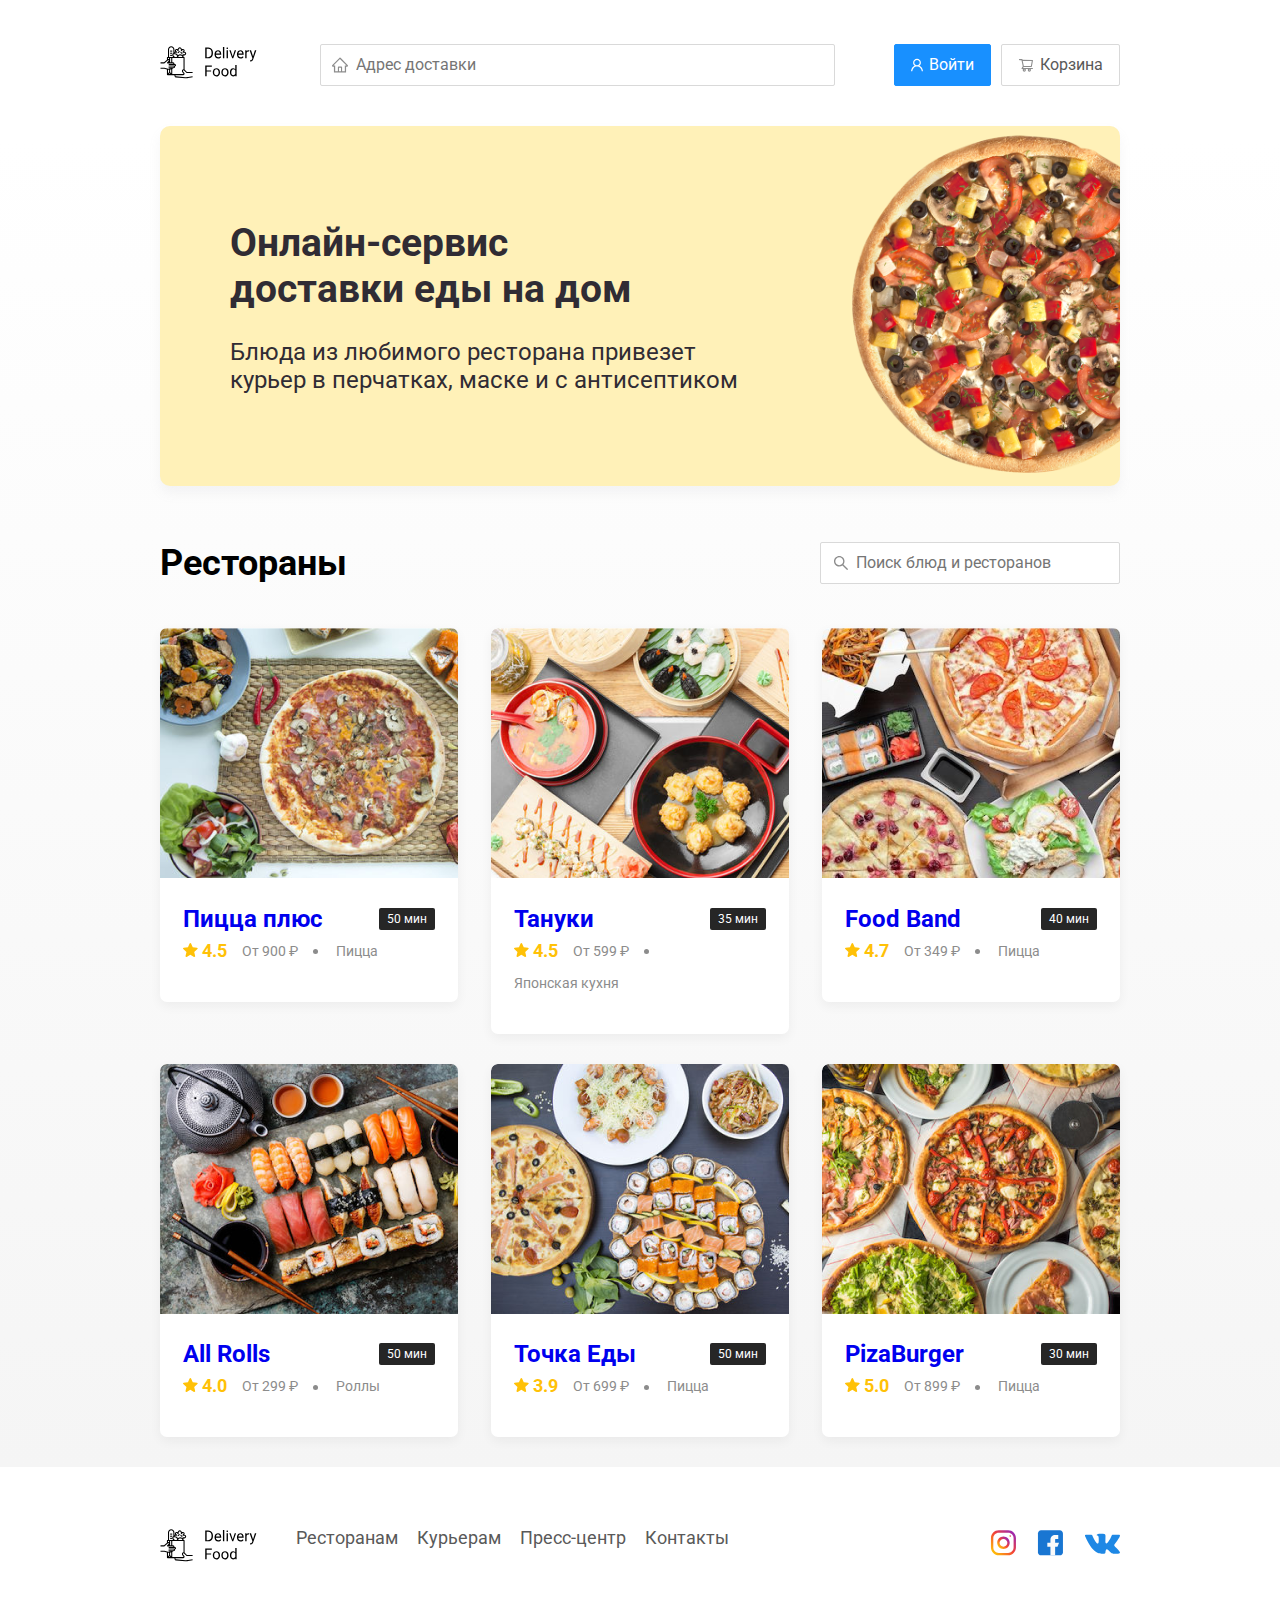
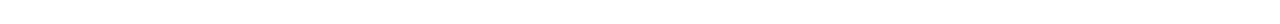
<file: index.html>
<!DOCTYPE html>
<html lang="ru">
<head>
    <meta charset="UTF-8">
    <meta name="viewport" content="width=device-width, initial-scale=1.0">
    <title>Delivery Crab</title>
    <link href="https://fonts.googleapis.com/css2?family=Roboto:wght@400;700&display=swap" rel="stylesheet">
    <link rel="stylesheet" href="css\normalize.css">
    <link rel="stylesheet" href="css/style.css">
</head>
<body>
   <div class="container">
    <header class="header">
        <a href="index.html" class="logo">
            <img src="img\logo.svg" alt="logo" class="logo">
        </a>
        <input type="text" class="input input-adress" placeholder="Адрес доставки">
        <div class="buttons">
            <button class="button button-primary">
                <img src="img\person.svg" alt="user" class="button-icon">
                <span class="button-text">Войти</span>
            </button>
            <button class="button">
            <img src="img\shopping_cart.svg" alt="shopping card" class="button-icon">
                <span class="button-text">Корзина</span>
            </button>
        </div>
    </header>
   
   </div>
   <main class="main">
       <div class="container">
        <section class="promo">
            <h1 class="promo-title">Онлайн-сервис <br>доставки еды на дом </h1>
            <p class="promo-text">Блюда из любимого ресторана привезет курьер в перчатках, маске и с антисептиком</p>
        </section>
        <section class="restaurants">
            <div class="section-heading">
                <h2 class="section-title">Рестораны</h2>
                <input type="text" class="input input-search" placeholder="Поиск блюд и ресторанов">
            </div>
            <div class="cards">
                <a href="rest.html" class="card">
                    <img src="img/pizza_plus.png" alt="image" class="card-image">
                    <div class="card-text">
                        <div class="card-heading">
                            <h3 class="card-title">Пицца плюс</h3>
                            <span class="card-tag tag">50 мин</span>
                        </div>
                        <div class="card-info">
                            <div class="rating">
                                <img src="img\star.svg" alt="rating">
                                4.5
                            </div>
                            <div class="price">От 900 ₽</div>
                            <div class="category">Пицца</div>
                        </div>
                    </div>
                </a>
                <!-- /.card -->
                <a href="rest.html" class="card">
                    <img src="img/tanuki.png" alt="image" class="card-image">
                    <div class="card-text">
                        <div class="card-heading">
                            <h3 class="card-title">Тануки</h3>
                            <span class="card-tag tag">35 мин</span>
                        </div>
                        <div class="card-info">
                            <div class="rating">
                                <img src="img\star.svg" alt="rating">
                                4.5
                            </div>
                            <div class="price">От 599 ₽</div>
                            <div class="category">Японская кухня</div>
                        </div>
                    </div>
                </a>
                <a href="rest.html" class="card">
                    <img src="img/fb.png" alt="image" class="card-image">
                    <div class="card-text">
                        <div class="card-heading">
                            <h3 class="card-title">Food Band</h3>
                            <span class="card-tag tag">40 мин</span>
                        </div>
                        <div class="card-info">
                            <div class="rating">
                                <img src="img\star.svg" alt="rating">    
                                4.7
                            </div>
                            <div class="price">От 349 ₽</div>
                            <div class="category">Пицца</div>
                        </div>
                    </div>
                </a >
                <a href="rest.html" class="card">
                    <img src="img/all_rolls.png" alt="image" class="card-image">
                    <div class="card-text">
                        <div class="card-heading">
                            <h3 class="card-title">All Rolls</h3>
                            <span class="card-tag tag">50 мин</span>
                        </div>
                        <div class="card-info">
                            <div class="rating">
                                <img src="img\star.svg" alt="rating">    
                                4.0
                            </div>
                            <div class="price">От 299 ₽</div>
                            <div class="category">Роллы</div>
                        </div>
                    </div>
                </a>
                <a href="rest.html" class="card">
                    <img src="img/t_e.png" alt="image" class="card-image">
                    <div class="card-text">
                        <div class="card-heading">
                            <h3 class="card-title">Точка Еды</h3>
                            <span class="card-tag tag">50 мин</span>
                        </div>
                        <div class="card-info">
                            <div class="rating">
                                <img src="img\star.svg" alt="rating">    
                                3.9
                            </div>
                            <div class="price">От 699 ₽</div>
                            <div class="category">Пицца</div>
                        </div>
                    </div>
                </a>
                <a href="rest.html" class="card">
                    <img src="img/p_b.png" alt="image" class="card-image">
                    <div class="card-text">
                        <div class="card-heading">
                            <h3 class="card-title">PizaBurger</h3>
                            <span class="card-tag tag">30 мин</span>
                        </div>
                        <div class="card-info">
                            <div class="rating">
                            <img src="img\star.svg" alt="rating">    
                                5.0
                            </div>
                            <div class="price">От 899 ₽</div>
                            <div class="category">Пицца</div>
                        </div>
                    </div>
                </a>
            </div>
            <!-- /.cards -->
        </section>
       </div>
       <!-- /.container -->
   </main>

   <footer class="footer">
       <div class="container">
           <div class="footer-block">
               <img src="img/logo.svg" alt="logo" class="logo footer-logo">
               <nav class="footer-nav">
                   <a href="#" class="footer-link">Ресторанам</a>
                   <a href="#" class="footer-link">Курьерам</a>
                   <a href="#" class="footer-link">Пресс-центр</a>
                   <a href="#" class="footer-link">Контакты</a>
               </nav>
               <div class="social-links">
                   <a href="" class="social-link"><img src="img/insta.svg" alt="instagram"></a>
                   <a href="" class="social-link"><img src="img/f-b.svg" alt="facebook"></a>
                   <a href="" class="social-link"><img src="img/vk.svg" alt="vk"></a>
               </div>
           </div>
       </div>
    </footer>
</body>
</html>
</file>
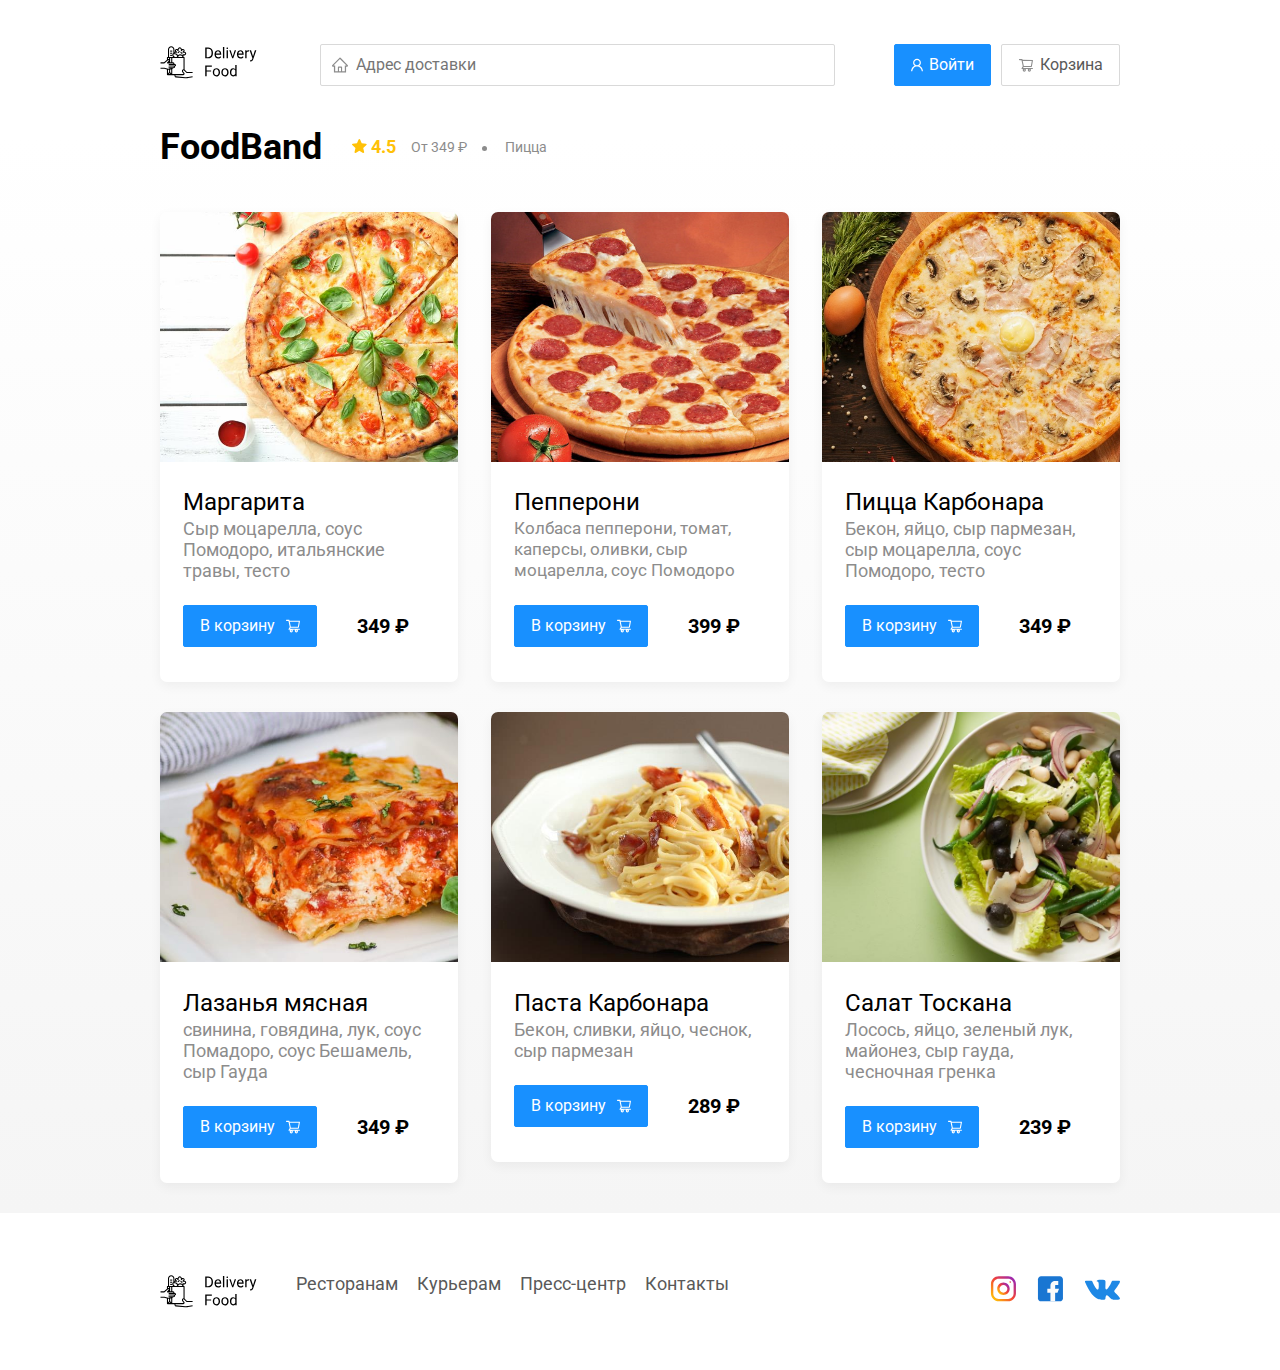
<file: rest.html>
<!DOCTYPE html>
<html lang="ru">
<head>
    <meta charset="UTF-8">
    <meta name="viewport" content="width=device-width, initial-scale=1.0">
    <title>FoodBand - доставка еды на дом</title>
    <link href="https://fonts.googleapis.com/css2?family=Roboto:wght@400;700&display=swap" rel="stylesheet">
    <link rel="stylesheet" href="css\normalize.css">
    <link rel="stylesheet" href="css\animate.css">
    <link rel="stylesheet" href="css/style.css">
</head>
<body>
   <div class="container">
    <header class="header">
        <a href="index.html" class="logo">
            <img src="img\logo.svg" alt="logo" class="logo">
        </a>
        <input type="text" class="input input-adress" placeholder="Адрес доставки">
        <div class="buttons">
            <button class="button button-primary">
                <img src="img\person.svg" alt="user" class="button-icon">
                <span class="button-text">Войти</span>
            </button>
            <button class="button" id="cart-button">
            <img src="img\shopping_cart.svg" alt="shopping card" class="button-icon">
                <span class="button-text">Корзина</span>
            </button>
        </div>
    </header>
   
   </div>
   <main class="main">
       <div class="container">
       
        <section class="restaurants">
            <div class="section-heading">
                <h2 class="section-title">FoodBand</h2>
                <div class="card-info">
                    <div class="rating">
                        <img src="img\star.svg" alt="rating">
                        4.5
                    </div>
                    <div class="price">От 349 ₽</div>
                    <div class="category">Пицца</div>
                </div>
            </div>
            <div class="cards">
                <div class="card wow fadeInUp" data-wow-delay="0.2s">
                    <img src="img/b5a30083.jpg" alt="image" class="card-image">
                    <div class="card-text">
                        <div class="card-heading">
                            <h3 class="card-title card-title-reg">Маргарита</h3>
                        </div>
                        <div class="card-info">
                            <div class="ingredients">Сыр моцарелла, соус Помодоро, итальянские травы, тесто</div>
                        </div>
                        <div class="card-buttons">
                            <button class="button button-primary">
                                <span class="button-card-text">В корзину</span>
                                <img
                                 src="img\wsc.svg"
                                  alt="Корзина"
                                   class="button-card-image">
                            </button>
                            <strong class="card-price-bold">349 ₽</strong>
                        </div>
                    </div>
                </div>
                <!-- /.card -->
                <div class="card wow fadeInUp" data-wow-delay="0.4s">
                    <img src="img/2b8c3960-93cb-11e8-ad87-d32adda919e9.jpg" alt="image" class="card-image">
                    <div class="card-text">
                        <div class="card-heading">
                            <h3 class="card-title card-title-reg">Пепперони</h3>
                        </div>
                        <div class="card-info">
                            <div class="ingredients-pepperoni">Колбаса пепперони, томат, каперсы, оливки, сыр моцарелла, соус Помодоро</div>
                        </div>
                        <div class="card-buttons">
                            <button class="button button-primary">
                                <span class="button-card-text">В корзину</span>
                                <img
                                 src="img\wsc.svg"
                                  alt="Корзина"
                                   class="button-card-image">
                            </button>
                            <strong class="card-price-bold">399 ₽</strong>
                        </div>
                    </div>
                </div>
                <div class="card wow fadeInUp" data-wow-delay="0.6s">
                    <img src="img/carbonarajpg.jpg" alt="image" class="card-image">
                    <div class="card-text">
                        <div class="card-heading">
                            <h3 class="card-title card-title-reg">Пицца Карбонара</h3>
                        </div>
                        <div class="card-info">
                            <div class="ingredients">Бекон, яйцо, сыр пармезан, сыр моцарелла, соус Помодоро, тесто</div>
                        </div>
                        <div class="card-buttons">
                            <button class="button button-primary">
                                <span class="button-card-text">В корзину</span>
                                <img
                                 src="img\wsc.svg"
                                  alt="Корзина"
                                   class="button-card-image">
                            </button>
                            <strong class="card-price-bold">349 ₽</strong>
                        </div>
                    </div>
                </div>
                <div class="card wow fadeInUp" data-wow-delay="0.2s">
                    <img src="img/lasagna.jpg" alt="image" class="card-image">
                    <div class="card-text">
                        <div class="card-heading">
                            <h3 class="card-title card-title-reg">Лазанья мясная</h3>
                        </div>
                        <div class="card-info">
                            <div class="ingredients">свинина, говядина, лук, соус Помадоро, соус Бешамель, сыр Гауда</div>
                        </div>
                        <div class="card-buttons">
                            <button class="button button-primary">
                                <span class="button-card-text">В корзину</span>
                                <img
                                 src="img\wsc.svg"
                                  alt="Корзина"
                                   class="button-card-image">
                            </button>
                            <strong class="card-price-bold">349 ₽</strong>
                        </div>
                    </div>
                </div>
                <div class="card wow fadeInUp" data-wow-delay="0.4s">
                    <img src="img/pasta.jpg" alt="image" class="card-image">
                    <div class="card-text">
                        <div class="card-heading">
                            <h3 class="card-title card-title-reg">Паста Карбонара</h3>
                        </div>
                        <div class="card-info">
                            <div class="ingredients">Бекон, сливки, яйцо, чеснок, сыр пармезан</div>
                        </div>
                        <div class="card-buttons">
                            <button class="button button-primary">
                                <span class="button-card-text">В корзину</span>
                                <img
                                 src="img\wsc.svg"
                                  alt="Корзина"
                                   class="button-card-image">
                            </button>
                            <strong class="card-price-bold">289 ₽</strong>
                        </div>
                    </div>
                </div>
                <div class="card wow fadeInUp" data-wow-delay="0.6s">
                    <img src="img/toscana.jpeg" alt="image" class="card-image">
                    <div class="card-text">
                        <div class="card-heading">
                            <h3 class="card-title card-title-reg">Салат Тоскана</h3>
                        </div>
                        <div class="card-info">
                            <div class="ingredients">Лосось, яйцо, зеленый лук, майонез, сыр гауда, чесночная гренка</div>
                        </div>
                        <div class="card-buttons">
                            <button class="button button-primary">
                                <span class="button-card-text">В корзину</span>
                                <img
                                 src="img\wsc.svg"
                                  alt="Корзина"
                                   class="button-card-image">
                            </button>
                            <strong class="card-price-bold">239 ₽</strong>
                        </div>
                    </div>
                </div>
            </div>
            <!-- /.cards -->
        </section>
       </div>
       <!-- /.container -->
   </main>

   <footer class="footer">
       <div class="container">
           <div class="footer-block">
               <img src="img/logo.svg" alt="logo" class="logo footer-logo">
               <nav class="footer-nav">
                   <a href="#" class="footer-link">Ресторанам</a>
                   <a href="#" class="footer-link">Курьерам</a>
                   <a href="#" class="footer-link">Пресс-центр</a>
                   <a href="#" class="footer-link">Контакты</a>
               </nav>
               <div class="social-links">
                   <a href="" class="social-link"><img src="img/insta.svg" alt="instagram"></a>
                   <a href="" class="social-link"><img src="img/f-b.svg" alt="facebook"></a>
                   <a href="" class="social-link"><img src="img/vk.svg" alt="vk"></a>
               </div>
           </div>
       </div>
    </footer>

<div class="modal">
    <div class="modal-dialog">
        <div class="modal-header">
            <h3 class="modal-title">Корзина</h3>
            <button class="close">&times;</button>
        </div>
        <div class="modal-body">
            <div class="food-row">
                <spam class="food-name">Маргарита</spam>
                <strong class="food-price">349 ₽</strong>
                <div class="food-counter">
                    <button class="counter-button">-</button>
                    <span class="counter">1</span>
                    <button class="counter-button">+</button>
                </div>
            </div>
            <div class="food-row">
                <spam class="food-name">Маргарита</spam>
                <strong class="food-price">349 ₽</strong>
                <div class="food-counter">
                    <button class="counter-button">-</button>
                    <span class="counter">1</span>
                    <button class="counter-button">+</button>
                </div>
            </div>
             <div class="food-row">
                <spam class="food-name">Маргарита</spam>
                <strong class="food-price">349 ₽</strong>
                <div class="food-counter">
                    <button class="counter-button">-</button>
                    <span class="counter">1</span>
                    <button class="counter-button">+</button>
                </div>
            </div>
             <div class="food-row">
                <spam class="food-name">Маргарита</spam>
                <strong class="food-price">349 ₽</strong>
                <div class="food-counter">
                    <button class="counter-button">-</button>
                    <span class="counter">1</span>
                    <button class="counter-button">+</button>
                </div>
            </div>
             <div class="food-row">
                <spam class="food-name">Маргарита</spam>
                <strong class="food-price">349 ₽</strong>
                <div class="food-counter">
                    <button class="counter-button">-</button>
                    <span class="counter">1</span>
                    <button class="counter-button">+</button>
                </div>
            </div>
        </div>
        <div class="modal-footer">
            <span class="modal-pricetag">1745 ₽</span>
            <div class="footer-buttons">
                <button class="button button-primary">Оформить заказ</button>
                <button class="button">Отмена</button>
            </div>
        </div>
    </div>
</div>
<script src="js/wow.min.js"></script>
<script src="js/main.js"></script>
</body>
</html>
</file>
<file: css/style.css>
* {
    box-sizing: border-box;
}

body {
    font-family: 'Roboto', sans-serif;
    padding-top: 44px;
}

.container {
    max-width: 1200px;
    margin: auto;
}

.header {
    display: flex;
    align-items: center;
    justify-content: space-between;
    margin-bottom: 40px;
}

.input {
    background: #FFFFFF;
    border: 1px solid #D9D9D9;
    border-radius: 2px;
    font-size: 16px;
    line-height: 24px;
    padding: 8px;
    padding-left: 35px;
    background-repeat: no-repeat;
    background-position: left 11px center;
}

.input-adress {

    flex: 0.8;
    font-size: 16px;
    line-height: 24px;
    background-image: url(../img/home.svg);
}

.input-search {
    background-image: url(../img/search.svg);
    width: 300px;
    margin-left: auto;

}

.buttons {
    display: flex;
    align-items: center;
}

.button {
    display: flex;
    align-items: center;
    padding: 8px 16px;
    background: #FFFFFF;
    border: 1px solid #D9D9D9;
    box-sizing: border-box;
    box-shadow: 0px 0px 2px rgba(0, 0, 0, 0.0015);
    border-radius: 2px;
    color: #595959;
    font-size: 16px;
    line-height: 24px;

}

.button-primary {
    background: #1890FF;
    border: 1px solid #1890FF;
    color: white;
    margin-right: 10px;
}

.button-card-text {
    margin-right: 10px;
}

.button-icon {
    margin-right: 6px;
}

.promo {
    box-shadow: 0px 7px 12px rgba(158, 158, 163, 0.1);
    background: #FFF1B8 url(../img/679_original.png) no-repeat top 20px right -100px / 500px;
    border-radius: 10px;
    padding: 68px 70px;
    margin-bottom: 56px;
}

.promo-text {
    max-width: 538px;
    font-style: normal;
    font-weight: normal;
    font-size: 24px;
    line-height: 28px;

    color: #302C34
}

.promo-title {
    font-style: normal;
    font-weight: bold;
    font-size: 39px;
    line-height: 46px;

    color: #302C34;
}

.section-heading {
    display: flex;
    align-items: center;
    margin-bottom: 44px;
}

.section-title {
    font-style: normal;
    font-weight: bold;
    font-size: 36px;
    line-height: 42px;
    margin: 0px;
    color: #000000;
    margin-right: 30px;
}

.cards {
    display: flex;
    align-items: flex-start;
    flex-wrap: wrap;
    justify-content: space-between;
}

.card {
    background: #FFFFFF;
    box-shadow: 0px 4px 12px rgba(0, 0, 0, 0.05);
    border-radius: 7px;
    overflow: hidden;
    margin-bottom: 30px;
    flex-basis: 31%;
    text-decoration: none;
}

.card-image {
    width: 384px;
    height: 250px;
    object-fit: cover;
}

.card-text {
    padding-top: 20px;
    padding-bottom: 35px;
    padding-left: 23px;
    padding-right: 23px;
}

.card-heading {
    display: flex;
    align-items: center;
    justify-content: space-between;
}

.card-title {
    margin: 0px;
    font-size: 24px;
    font-style: normal;
    font-weight: bold;
    line-height: 32px;

}

.card-title-reg {
    font-weight: 400;
}

.card-tag {
    font-size: 12px;
    font-style: normal;
    font-weight: normal;
    line-height: 20px;
    color: #ffffff;
    background: #262626;
    border-radius: 2px;
    padding: 1px 8px;
}

.card-info {
    display: flex;
    align-items: center;
    flex-wrap: wrap;
}

.card-buttons {
    display: flex;
    align-items: center;
    margin-top: 24px;
}

.card-price-bold {
    font-weight: bold;
    font-size: 20px;
    line-height: 32px;
    margin-left: 30px;
}

.rating {
    margin-right: 26px;
    color: #FFC107;
    font-weight: bold;
    font-size: 18px;
    line-height: 32px;
}

.price,
.category {
    font-style: normal;
    font-weight: normal;
    font-size: 18px;
    line-height: 32px;
    color: #8C8C8C;
}

.price {
    margin-right: 18px;
}

.category {
    text-overflow: ellipsis;
    overflow: hidden;
    white-space: nowrap;
    max-width: 150px;

}

.ingredients {
    font-size: 18px;
    line-height: 21px;
    color: #8C8C8C;

}

.ingredients-pepperoni {
    font-size: 17px;
    line-height: 21px;
    color: #8C8C8C;
}

.price:after {
    content: "";
    width: 5px;
    height: 5px;
    background-color: #8c8c8c;
    display: inline-block;
    vertical-align: middle;
    border-radius: 50%;
    margin-left: 15px;
}

.main {
    background: linear-gradient(180deg, rgba(245, 245, 245, 0) 1.04%, #F5F5F5 100%);
}

.footer {
    padding: 60px 0;
}

.footer-block {
    display: flex;
    align-items: flex;
    justify-content: space-between;
}

.footer-link {
    display: inline-block;
    color: #595959;
    text-decoration: none;
    font-style: normal;
    font-weight: normal;
    font-size: 18px;
    line-height: 21px;
}

.footer-link:not(:last-child) {
    margin-right: 15px;
}

.social-links {
    display: flex;
    align-items: center;

}

.social-link:not(:last-child) {
    margin-right: 21px;
}

.footer-nav {
    margin-right: auto;
    margin-left: 35px;
}

.modal {
    position: fixed;
    left: 0;
    top: 0;
    width: 100%;
    height: 100%;
    background: rgba(0, 0, 0, 0.4);
    display: flex;
    display: none;
}
.active
{
    display: flex;
}
.modal-dialog {
    max-width: 780px;
    width: 95%;
    background: #ffffff;
    border-radius: 5px;
    margin: auto;
    padding: 40px 45px;
}

.modal-header {
    display: flex;
    align-items: center;
    justify-content: space-between;
    margin-bottom: 45px;
}

.modal-title {
    margin: 0;
    font-weight: bold;
    font-size: 36px;
    line-height: 42px;
}

.close {
    font-size: 36px;
    border: none;
    background-color: transparent;
}
.modal-body
{
    margin-bottom: 52px;
}
.food-row {
    display: flex;
    align-items: flex-start;
    justify-content: space-between;
    padding-bottom: 8px;
    border-bottom: 1px solid #D9D9D9;
    margin-bottom: 15px;
}

.food-name {
    font-weight: normal;
    font-size: 18px;
    line-height: 32px;
}

.food-price {
    margin-left: auto;
    margin-right: 47px;
    font-weight: bold;
    font-size: 20px;
    line-height: 32px;
}

.food-counter {
    display: flex;
    align-items: center;
}

.counter-button {
    display: flex;
    align-items: center;
    justify-content: center;
    width: 39px;
    height: 32px;
    background: #ffffff;
    border: 1px solid #40a9ff;
    box-sizing: border-box;
    border-radius: 2px;
    font-weight: normal;
    font-size: 14px;
    line-height: 22px;
    color: #40a9ff;
}

.counter {
    font-size: 16px;
    line-height: 24px;
    margin-right: 10px;
    margin-left: 10px;
}
.modal-footer
{
    display: flex;
    align-items: center;
    justify-content: space-between;
}
.footer-buttons
{
    display: flex;
    align-items: center;
}
.modal-pricetag
{
    background: #262626;
    border-radius: 5px;
    color: #ffffff;
    padding: 15px 20px;
}

@media (max-width: 1366px) {
    .container {
        max-width: 960px;
    }

    .promo {
        background-size: 360px;
        background-position: center right -80px;
    }

    .rating {
        margin-right: 15px;
    }

    .category,
    .price {
        font-size: 14px;
    }
}

@media (max-width: 992px) {
    .container {
        max-width: 750px;
    }

    .promo {
        padding: 50px;
        background-size: 310px;
        background-position: center right -90px;
    }

    .promo-text {
        font-size: 18px;
        max-width: 400px;
    }

    .card {
        flex-basis: 49%;
    }

    .footer-link {
        font-size: 16px;
    }
}

@media (max-width: 768px) {
    .container {
        max-width: 560px;
    }

    .card-info {
        flex-wrap: wrap;
    }

    .card .rating {
        flex-basis: 100%;
    }

    .card-title {
        font-size: 18px;
    }

    .promo {
        background-size: 300px;
        background-position: bottom 50px right -150px;
    }

    .promo-title {
        font-size: 24px;
        line-height: 1.4;
    }

    .promo-text {
        margin-top: 0;
    }
}

@media (max-width: 578px) {
    .container {
        width: 90%;
    }

    .header {
        flex-wrap: wrap;
    }

    .input-adress {
        margin-top: 15px;
        order: 5;
        flex: 1;
    }

    .promo {
        background-image: none;
    }

    .promo-title {
        margin-bottom: 10px;
    }

    .section-title {
        font-size: 20px;
    }

    .card {
        flex-basis: 100%;
    }

    .card-image {
        width: 100%;
    }

    .footer {
        padding: 30px;
    }

    .footer-block {
        align-items: flex-start;
    }

    .footer-nav {
        margin-left: 0;
        margin-right: 0;
        order: 0;
        display: flex;
        font-display: column;
    }

    .footer-logo {
        margin-right: 15px;
        order: 1;
    }

    .social-links {
        order: 2;
    }
}

@media (max-width: 480px) {
    .footer-block {
        flex-wrap: wrap;
        flex-direction: column;
        align-items: center;
    }

    .footer-logo {
        order: 0;
        margin-bottom: 20px;
    }

    .footer-nav {
        margin-bottom: 20px;
        text-align: center;
    }

    .footer-link:not(:last-child) {
        margin-right: 0;
    }

    .section-heading {
        flex-wrap: wrap;
    }

    .promo {
        padding: 20px;
    }

    .button-text {
        display: none;
    }

    .button {
        min-height: 40px;
    }

    .button-icon {
        margin: 0;
    }

}
</file>
